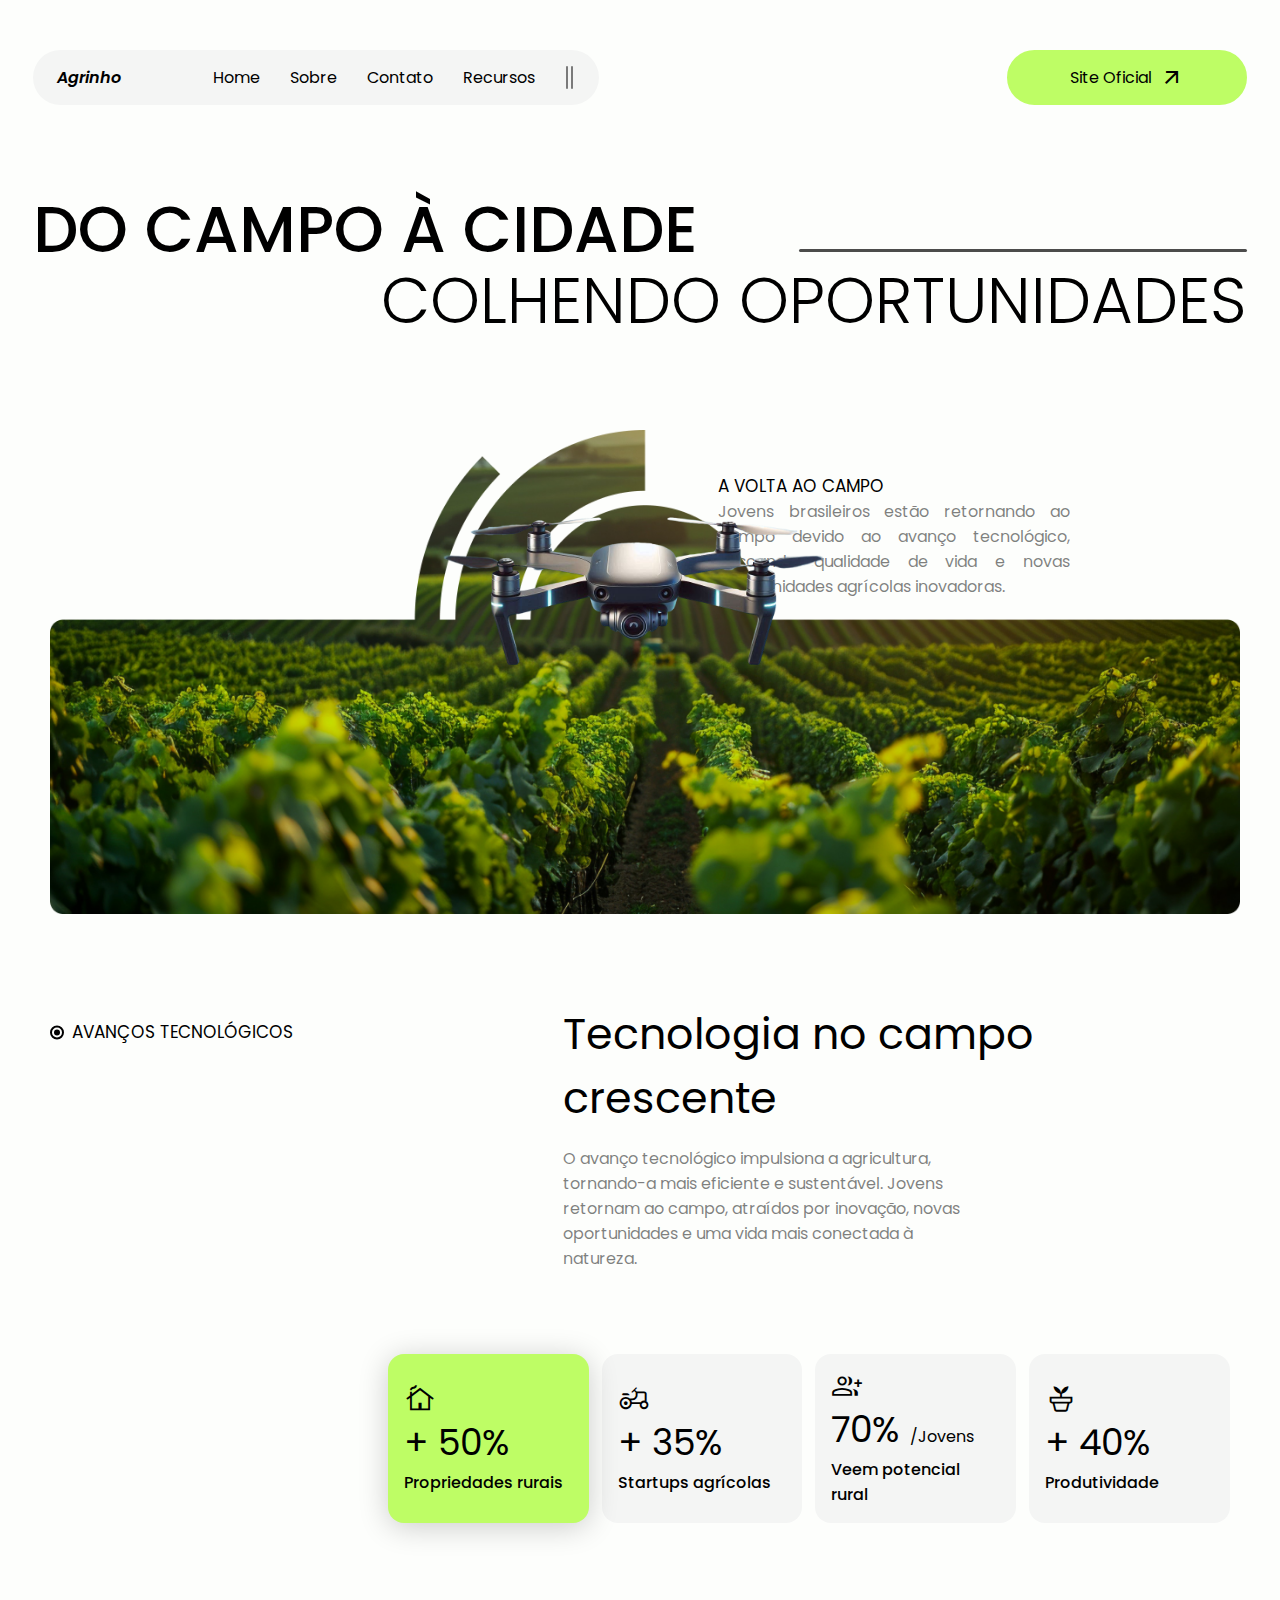
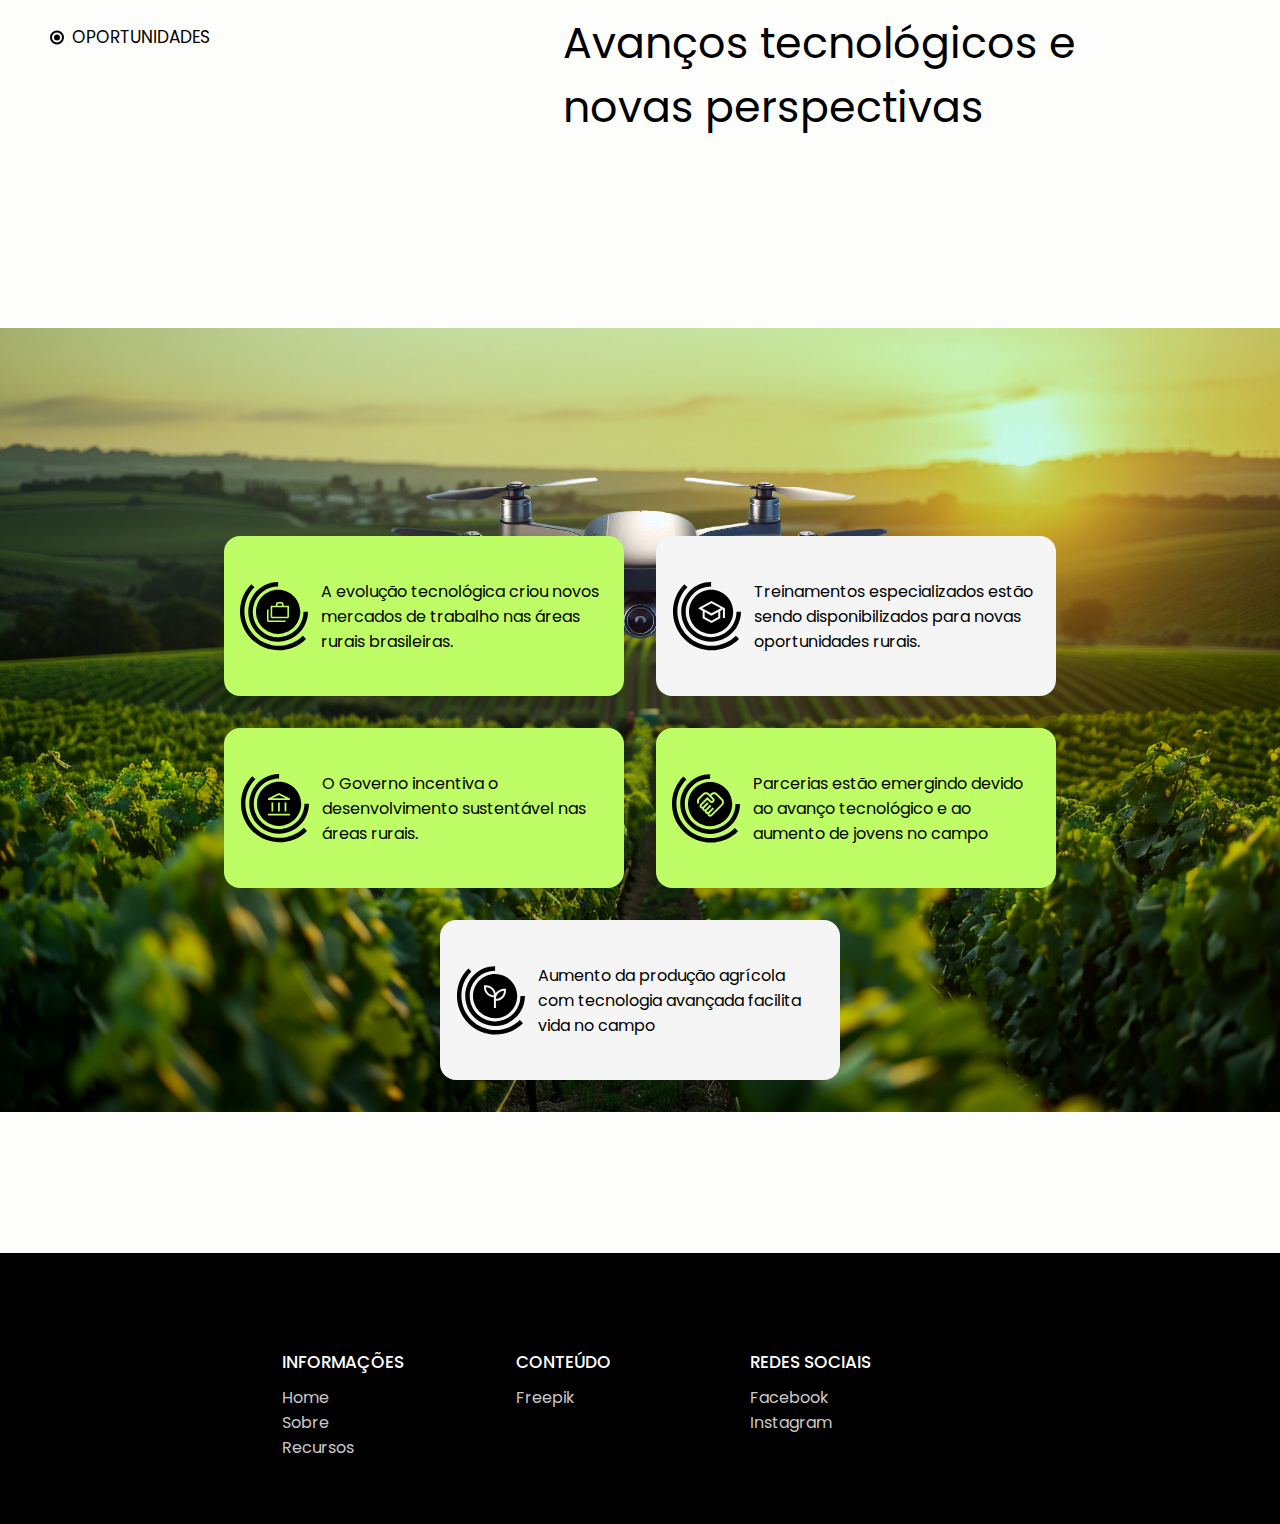
<file: index.html>
<!DOCTYPE html>
<html lang="pt-br">

<head>
    <meta charset="UTF-8">
    <meta name="viewport" content="width=device-width, initial-scale=1.0">
    <meta name="author" content="Felipe Ricardo">
    <meta name="keywords" content="agrinho,agrinho 2024,agrinho programação,agrinho programação 2024">
    <title>Agrinho Programação 2024</title>
    <link rel="shortcut icon" href="./img/logo.png" type="image/x-icon">
    <link rel="stylesheet" href="style/global.css">
    <link rel="stylesheet" href="style/index.css">
    <link rel="stylesheet"
        href="https://fonts.googleapis.com/css2?family=Material+Symbols+Outlined:opsz,wght,FILL,GRAD@20..48,100..700,0..1,-50..200" />
</head>

<body>
    <header>
        <input type="checkbox" id="resp">
        <label for="resp" id="check">
            <img src="./icons/icon_resp.svg" alt="" id="icon_Check">
        </label>
        <div>
            <p id="logo">Agrinho</p>
            <a href="./index.html">Home</a>
            <a href="./sobre.html">Sobre</a>
            <a href="#f">Contato</a>
            <a href="./recursos.html">Recursos</a>
            <div>
                <span></span>
                <span></span>
            </div>
        </div>
        <a href="https://www.sistemafaep.org.br/agrinho/" target="_blank">
            <div>
                <p>Site Oficial</p>
                <span class="material-symbols-outlined">
                    arrow_outward
                </span>
            </div>
        </a>
    </header>
    <section>
        <div id="titulo">
            <h1>do campo à cidade</h1>
            <h1>colhendo oportunidades</h1>
            <div></div>
        </div>
        <div id="a">
            <h3>a volta ao campo</h2>
                <p>Jovens brasileiros estão retornando ao campo devido ao avanço tecnológico, buscando qualidade de vida
                    e
                    novas oportunidades agrícolas inovadoras.</p>
        </div>
        <img src="./img/drone.png" alt="drone" id="drone">
        <div id="mask"></div>
    </section>
    <section>
        <div class="sub_titulo">
            <img src="./icons/icon_h3.svg" alt="">
            <h3>avanços tecnológicos</h3>
        </div>
        <div id="b">
            <h2>Tecnologia no campo crescente</h2>
            <p>O avanço tecnológico impulsiona a agricultura, tornando-a mais eficiente e sustentável. Jovens retornam
                ao campo, atraídos por inovação, novas oportunidades e uma vida mais conectada à natureza.</p>
        </div>
        <div id="cards_b">
            <div>
                <span class="material-symbols-outlined">
                    cottage
                </span>
                <p>+ 50%</p>
                <p>Propriedades rurais</p>
            </div>
            <div>
                <span class="material-symbols-outlined">
                    agriculture
                </span>
                <p>+ 35%</p>
                <p>Startups agrícolas</p>
            </div>
            <div>
                <span class="material-symbols-outlined">
                    group_add
                </span>
                <p>70% <span>/Jovens</span></p>
                <p>Veem potencial rural</p>
            </div>
            <div>
                <span class="material-symbols-outlined">
                    potted_plant
                </span>
                <p>+ 40%</p>
                <p>Produtividade</p>
            </div>
        </div>
    </section>
    <section>
        <div class="sub_titulo">
            <img src="./icons/icon_h3.svg" alt="">
            <h3>oportunidades</h3>
        </div>
        <h2>Avanços tecnológicos e novas perspectivas</h2>
        <img src="./img/drone.png" alt="drone" id="drone">
        <div id="c">
            <div>
                <img src="./icons/mala.svg" alt="">
                <p>A evolução tecnológica criou novos mercados de trabalho nas áreas rurais brasileiras.</p>
            </div>
            <div>
                <img src="./icons/educação.svg" alt="">
                <p>Treinamentos especializados estão sendo disponibilizados para novas oportunidades rurais.</p>
            </div>
            <div>
                <img src="./icons/governo.svg" alt="">
                <p>O Governo incentiva o desenvolvimento sustentável nas áreas rurais.</p>
            </div>
            <div>
                <img src="./icons/mãos.svg" alt="">
                <p>Parcerias estão emergindo devido ao avanço tecnológico e ao aumento de jovens no campo</p>
            </div>
            <div>
                <img src="./icons/planta.svg" alt="">
                <p>Aumento da produção agrícola com tecnologia avançada facilita vida no campo</p>
            </div>
        </div>
    </section>
    <footer id="f">
        <div>
            <p>Informações</p>
            <a href="./index.html">Home</a>
            <a href="./sobre.html">Sobre</a>
            <a href="./recursos.html">Recursos</a>
        </div>
        <div>
            <p>Conteúdo</p>
            <a href="https://www.freepik.com/">Freepik</a>
            <a href="#"></a>
            <a href="#"></a>
            <a href="#"></a>
        </div>
        <div>
            <p>Redes Sociais</p>
            <a href="https://www.facebook.com/share/AeBQpgsZFkZisN4E/?mibextid=qi2Omg">Facebook</a>
            <a href="https://www.instagram.com/colegiomarquesdecaravelas?igsh=cmU2ZGozNHVpMWRm">Instagram</a>
        </div>
    </footer>
</body>

</html>
</file>
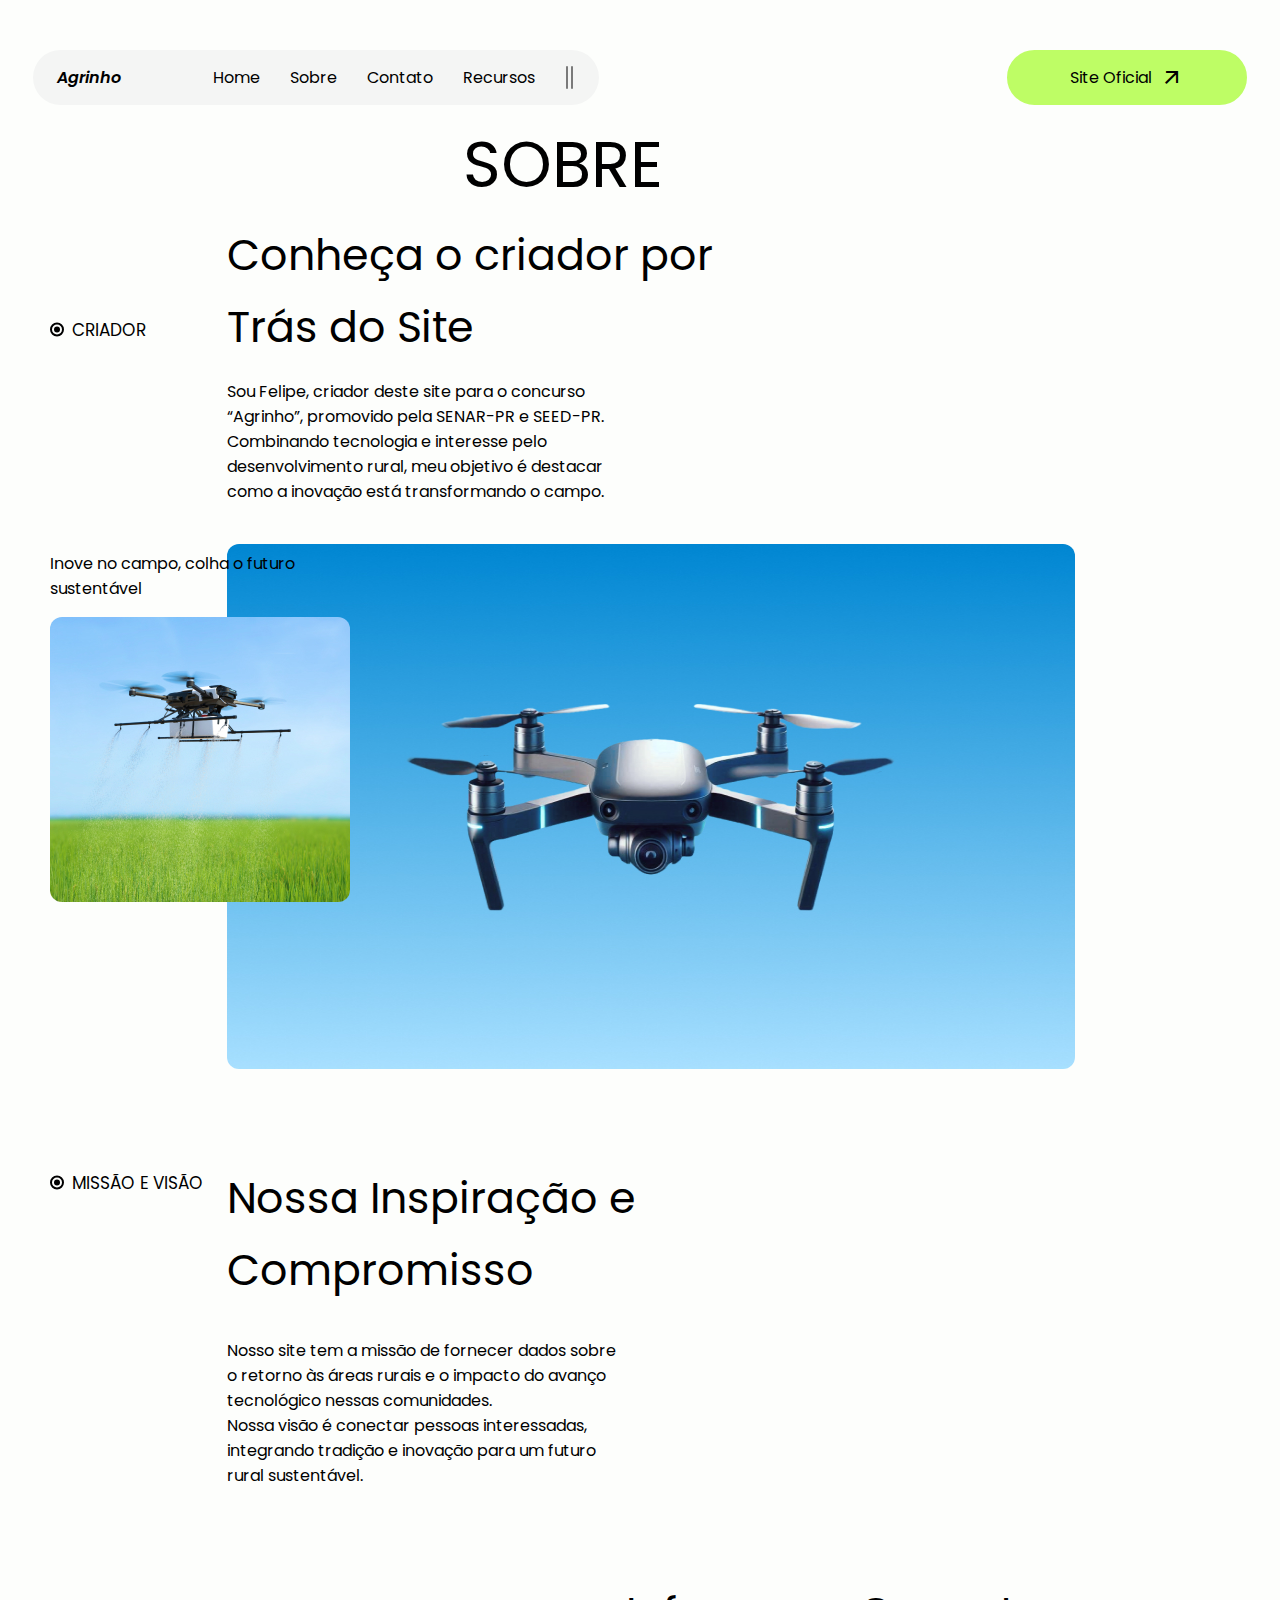
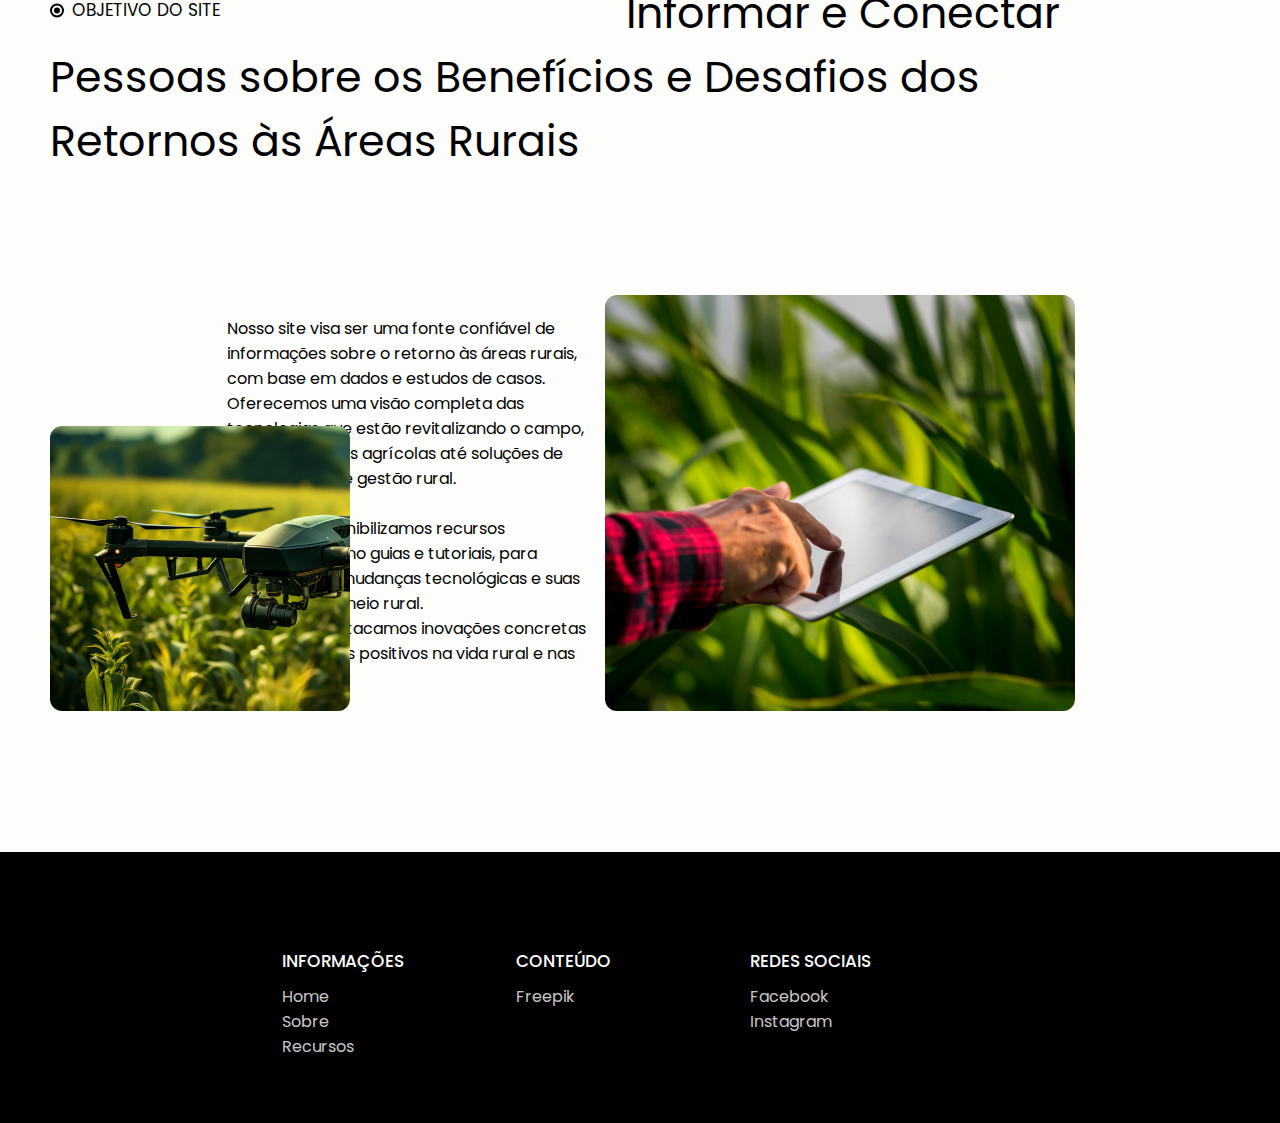
<file: sobre.html>
<!DOCTYPE html>
<html lang="pt-br">

<head>
    <meta charset="UTF-8">
    <meta name="viewport" content="width=device-width, initial-scale=1.0">
    <meta name="author" content="Felipe Ricardo">
    <meta name="keywords" content="agrinho,agrinho 2024,agrinho programação,agrinho programação 2024">
    <title>Agrinho Programação 2024</title>
    <link rel="shortcut icon" href="./img/logo.png" type="image/x-icon">
    <link rel="stylesheet" href="style/global.css">
    <link rel="stylesheet" href="style/sobre.css">
    <link rel="stylesheet"
        href="https://fonts.googleapis.com/css2?family=Material+Symbols+Outlined:opsz,wght,FILL,GRAD@20..48,100..700,0..1,-50..200" />
</head>

<body>
    <header>
        <input type="checkbox" id="resp">
        <label for="resp" id="check">
            <img src="./icons/icon_resp.svg" alt="" id="icon_Check">
        </label>
        <div>
            <p id="logo">Agrinho</p>
            <a href="./index.html">Home</a>
            <a href="./sobre.html">Sobre</a>
            <a href="#f">Contato</a>
            <a href="./recursos.html">Recursos</a>
            <div>
                <span></span>
                <span></span>
            </div>
        </div>
        <a href="https://www.sistemafaep.org.br/agrinho/" target="_blank">
            <div>
                <p>Site Oficial</p>
                <span class="material-symbols-outlined">
                    arrow_outward
                </span>
            </div>
        </a>
    </header>
    <section>
        <h1>Sobre</h1>
        <div class="sub_titulo">
            <img src="./icons/icon_h3.svg" alt="">
            <h3>criador</h3>
        </div>
        <div>
            <h2>Conheça o criador por Trás do Site</h2>
            <p> Sou Felipe, criador deste site para o concurso “Agrinho”, promovido pela SENAR-PR e SEED-PR. <br>
                Combinando tecnologia e interesse pelo desenvolvimento rural, meu objetivo é destacar como a inovação
                está transformando o campo.</p>
            <img src="./img/céu.jpg" alt="drone-no-céu" id="a">
        </div>
        <div>
            <p>Inove no campo, colha o futuro sustentável</p>
            <img src="./img/campo.jpg" alt="drone-irrigando" id="b">
        </div>
    </section>
    <section>
        <div class="sub_titulo">
            <img src="./icons/icon_h3.svg" alt="">
            <h3>missão e visão</h3>
        </div>
        <div>
            <h2>Nossa Inspiração e Compromisso</h2>
            <p> Nosso site tem a missão de fornecer dados sobre o retorno às áreas rurais e o impacto do avanço
                tecnológico nessas comunidades. <br>
                Nossa visão é conectar pessoas interessadas, integrando tradição e inovação para um futuro rural
                sustentável.</p>
        </div>
    </section>
    <section>
        <div class="sub_titulo">
            <img src="./icons/icon_h3.svg" alt="">
            <h3>objetivo do site</h3>
        </div>
        <h2>Informar e Conectar Pessoas sobre os Benefícios e Desafios dos Retornos às Áreas Rurais</h2>
        <div>
            <p> Nosso site visa ser uma fonte confiável de informações sobre o retorno às áreas rurais, com base em
                dados e estudos de casos. <br>
                Oferecemos uma visão completa das tecnologias que estão revitalizando o campo, desde inovações agrícolas
                até soluções de conectividade e gestão rural. <br><br>

                Também disponibilizamos recursos educativos, como guias e tutoriais, para esclarecer as mudanças
                tecnológicas e suas aplicações no meio rural. <br>
                Além disso, destacamos inovações concretas e seus impactos positivos na vida rural e nas comunidades.
            </p>
            <img src="./img/tablet_campo.jpg" alt="homem-usando-tablet-campo" id="c">
        </div>
        <img src="./img/drone_campo.jpg" alt="drone-no-campo" id="d">
    </section>
    <footer id="f">
        <div>
            <p>Informações</p>
            <a href="./index.html">Home</a>
            <a href="./sobre.html">Sobre</a>
            <a href="./recursos.html">Recursos</a>
        </div>
        <div>
            <p>Conteúdo</p>
            <a href="https://www.freepik.com/">Freepik</a>
            <a href="#"></a>
            <a href="#"></a>
            <a href="#"></a>
        </div>
        <div>
            <p>Redes Sociais</p>
            <a href="https://www.facebook.com/share/AeBQpgsZFkZisN4E/?mibextid=qi2Omg">Facebook</a>
            <a href="https://www.instagram.com/colegiomarquesdecaravelas?igsh=cmU2ZGozNHVpMWRm">Instagram</a>
        </div>
    </footer>
</body>

</html>
</file>
<file: style/global.css>
:root {
    --Verde: #BEFD65;
    --Branco_01: #FDFEFC;
    --Branco_02: #F4F5F4;
    --Branco_03: rgb(0, 0, 0, .5);
}

body,
header,
header div,
header:has(#resp:checked) div:nth-child(3),
footer div,
.sub_titulo {
    display: flex;
    justify-content: center;
    align-items: center;
}

html {
    scroll-behavior: smooth;
}

* {
    padding: 0;
    margin: 0;
    box-sizing: border-box;
    font-family: "Poppins";
    font-weight: 400;
    font-size: max(16px, 0.89vw);
    text-decoration: none;
    color: black;
}

@font-face {
    font-family: "Poppins";
    src: url(../fonts/Poppins-Light.ttf);
    font-weight: 300;
}

@font-face {
    font-family: "Poppins";
    src: url(../fonts/Poppins-Regular.ttf);
    font-weight: 400;
}

@font-face {
    font-family: "Poppins";
    src: url(../fonts/Poppins-Medium.ttf);
    font-weight: 500;
}

@font-face {
    font-family: "Poppins";
    src: url(../fonts/Poppins-SemiBoldItalic.ttf);
    font-style: italic;
    font-weight: 600;
}

body {
    min-height: 100vh;
    flex-flow: column;
    background: var(--Branco_01);
}

h2 {
    font-size: max(1.5rem, 3.34vw);
}

h3 {
    text-transform: uppercase;
    font-size: max(17px, 0.94vw);
}

header {
    position: absolute;
    top: 50px;
    width: 94.8%;
    flex-flow: row;
    justify-content: space-between;
    z-index: 2;
}

header div {
    flex-flow: row;
    background: #F4F5F4;
    border-radius: 50rem;
    padding: 0.94rem 1.5rem 0.94rem 1.5rem;
}

header div p#logo {
    font-weight: 600;
    font-style: italic;
    text-align: center;
    margin-right: min(6vw, 6.5rem);
}

header div a {
    text-decoration: none;
    text-align: center;
    margin: 0 0.94rem 0 0.94rem;
}

header div a:hover {
    text-decoration: underline;
}

header div div {
    height: 23px;
    padding: 0;
    margin-left: 0.94rem;
}

header div div span {
    padding: 1px;
    height: 100%;
    margin: 0 2px 0 1px;
    border-radius: 5rem;
    background: var(--Branco_03);
}

header a div {
    background: var(--Verde);
    border: 2px solid var(--Verde);
    padding: 0.8rem 1.5rem 0.8rem 1.5rem;
    width: 15rem;
    transition: 0.3s;
    display: flex;
}

header a div p {
    margin-right: 0.5rem;
}

header a div:hover {
    background: none;
}

header #resp {
    display: none;
}

header #check {
    display: none;
    position: absolute;
    right: 5px;
    top: -1rem;
    cursor: pointer;
}

header:has(#resp:checked) div:nth-child(3) {
    flex-flow: column;
    width: 97.39%;
    border-radius: 1rem;
    position: relative;
    left: 5px;
    z-index: 1;
}

footer {
    display: grid;
    grid-template-columns: repeat(4, 1fr);
    grid-template-rows: repeat(1, 1fr);
    grid-gap: 5rem;
    width: 100%;
    padding: 6rem clamp(6.25rem, 11vw, 12.5rem) 4rem clamp(12.5rem, 22vw, 25rem);
    margin-top: clamp(6.25rem, 11vw, 12.5rem);
    background: black;
}

footer div {
    flex-flow: column;
    justify-content: start;
    align-items: start;
}

footer div a {
    color: rgba(255, 255, 255, 0.8);
}

footer div a:hover {
    text-decoration: underline;
}

footer div p {
    font-weight: 500;
    margin-bottom: 10px;
    font-size: max(17px, 0.94vw);
    text-transform: uppercase;
    color: white;
}

.sub_titulo {
    flex-flow: row;
    width: -moz-max-content;
    width: max-content;
}

.sub_titulo h3 {
    margin-left: 0.5rem;
}

@media (width < 860px) {
    header div {
        display: none;
    }

    header div p#logo {
        margin-right: 0;
        margin-bottom: 2rem;
    }

    header #check {
        display: flex;
    }
}

@media (width < 415px) {
    header a div {
        width: 97.39%;
        position: absolute;
        top: 42.55rem;
        left: 5px;
    }

    footer div {
        display: flex;
        justify-content: center;
        align-items: center;
        flex-flow: column;
    }

    footer {
        display: grid;
        grid-template-columns: repeat(1, 1fr);
        grid-template-rows: repeat(3, 1fr);
        padding: 5rem 1rem 8rem 1rem;
        grid-gap: 0;
    }
}
</file>
<file: style/index.css>
:root {
  --Verde: #BEFD65;
  --Branco_01: #FDFEFC;
  --Branco_02: #F4F5F4;
  --Branco_03: rgb(0, 0, 0, .5);
}

section:nth-child(3) #cards_b div,
section:nth-child(4) #c,
section:nth-child(4) #c div {
  display: flex;
  justify-content: center;
  align-items: center;
}

.sub_titulo {
  position: absolute;
  top: 0;
  left: clamp(15px, 6vw, 50px);
}

section {
  width: 100%;
  padding: 0 clamp(15px, 6vw, 50px) 0 clamp(15px, 6vw, 50px);
  margin-top: clamp(50px, 7.9vw, 150px);
  align-self: flex-start;
  position: relative;
}

section:nth-child(2) {
  margin-top: 150px;
  height: clamp(45rem, 60vw, 63.5rem);
}

section:nth-child(2) #titulo {
  position: absolute;
  top: 2rem;
  left: 0;
  width: 100%;
  padding: 0 max(15px, 2.61vw) 0 max(15px, 2.61vw);
}

section:nth-child(2) #titulo h1 {
  font-size: max(2rem, 5vw);
  text-transform: uppercase;
  font-weight: 500;
  position: relative;
}

section:nth-child(2) #titulo h1:nth-child(2) {
  font-weight: 300;
  top: -1.5rem;
  text-align: end;
  width: 100%;
}

section:nth-child(2) #titulo div {
  background: rgba(0, 0, 0, 0.7);
  height: 3px;
  border-radius: 5rem;
  width: max(158px, 35vw);
  position: absolute;
  top: 4.2rem;
  right: max(15px, 2.61vw);
}

section:nth-child(2) #a {
  position: absolute;
  width: min(91.5%, 22rem);
  right: max(15px, 16.41vw);
  top: 20.2rem;
}

section:nth-child(2) #a p {
  color: rgba(0, 0, 0, 0.5);
  text-align: justify;
}

section:nth-child(2) #drone {
  position: absolute;
  z-index: 2;
  left: calc((100vw - 32%) / 2);
  bottom: clamp(7.1rem, 8vw, 8.6rem);
  width: 31%;
}

section:nth-child(2) #mask {
  width: calc(100vw - clamp(45px, 7vw, 115px));
  height: clamp(16.5rem, 40vw, 44.3rem);
  background: url(../img/Mask.png) no-repeat;
  background-size: contain;
  position: absolute;
  z-index: 1;
  left: clamp(15px, 4vw, 50px);
  bottom: -1.5rem;
}

section:nth-child(3) {
  height: 31.5rem;
}

section:nth-child(3) #b {
  width: 35rem;
  position: absolute;
  top: -1.1rem;
  left: 35.2rem;
}

section:nth-child(3) #b p {
  color: rgba(0, 0, 0, 0.5);
  width: 26rem;
  margin-top: 1rem;
}

section:nth-child(3) #cards_b {
  display: grid;
  grid-template-columns: repeat(4, 1fr);
  grid-template-rows: repeat(1, 1fr);
  position: absolute;
  grid-gap: 0.8rem;
  bottom: 0;
  width: 65.8%;
  right: clamp(15px, 6vw, 50px);
}

section:nth-child(3) #cards_b div {
  flex-flow: column;
  align-items: start;
  background: #F4F5F4;
  border-radius: 1rem;
  padding: 1rem;
  transition: 0.3s;
  cursor: default;
}

section:nth-child(3) #cards_b div:nth-child(1) {
  background: #BEFD65;
  box-shadow: rgba(0, 0, 0, 0.2) 0 4px 30px;
  z-index: 1;
}

section:nth-child(3) #cards_b div:hover {
  background: #BEFD65;
  box-shadow: rgba(0, 0, 0, 0.2) 0 4px 30px;
  z-index: 1;
}

section:nth-child(3) #cards_b div .material-symbols-outlined {
  font-size: 2rem;
  font-weight: 300;
}

section:nth-child(3) #cards_b div p:nth-child(2) {
  font-size: max(2.25rem, 2.09vw);
}

section:nth-child(3) #cards_b div p:nth-child(3) {
  font-weight: 500;
}

section:nth-child(3) #cards_b:has(div:hover) div:not(div:hover) {
  background: #F4F5F4;
  box-shadow: none;
}

section:nth-child(4) {
  height: 68rem;
}

section:nth-child(4) h2 {
  width: max(20.625rem, 41.7vw);
  position: absolute;
  top: -0.8rem;
  left: 35.2rem;
}

section:nth-child(4) #drone {
  position: absolute;
  bottom: 16rem;
  z-index: 1;
  left: calc((100vw - max(19.68rem, 40.84vw)) / 2);
  width: max(19.68rem, 40.84vw);
}

section:nth-child(4) #c {
  flex-flow: row wrap;
  background: url(../img/nature.jpg) center no-repeat;
  background-size: cover;
  width: 100%;
  position: absolute;
  left: 0;
  bottom: 0;
  padding: clamp(7rem, 15vw, 15.625rem) 5rem 1rem 5rem;
}

section:nth-child(4) #c div {
  flex-flow: row;
  justify-content: space-between;
  background: #F4F5F4;
  width: 25rem;
  border-radius: 1rem;
  padding: 1rem;
  height: 10rem;
  margin: 1rem;
  transition: 0.3s;
  z-index: 1;
  cursor: default;
}

section:nth-child(4) #c div p {
  margin-left: 0.8rem;
}

section:nth-child(4) #c div:nth-child(1),
section:nth-child(4) #c div:nth-child(3),
section:nth-child(4) #c div:nth-child(4) {
  background: #BEFD65;
  box-shadow: rgba(0, 0, 0, 0.2) 0 4px 30px;
}

section:nth-child(4) #c div:hover {
  background: #BEFD65;
  box-shadow: rgba(0, 0, 0, 0.2) 0 4px 30px;
}

section:nth-child(4) #c:has(div:hover) div:not(div:hover) {
  background: #F4F5F4;
  box-shadow: none;
}

@media (width < 900px) {
  section:nth-child(2) #titulo h1:nth-child(2) {
    top: -5px;
  }

  section:nth-child(2) #a {
    top: 15rem;
    right: 15px;
  }
}

@media (width < 415px) {
  section {
    padding: 0 15px 0 15px;
  }

  section:nth-child(2) #titulo h1 {
    width: 80%;
  }

  section:nth-child(2) #drone {
    left: 19%;
    width: 62%;
  }

  section:nth-child(2) #mask {
    background: url(../img/Mask_Mobile.png) no-repeat center;
    background-size: contain;
    bottom: 4rem;
  }

  section:nth-child(2) {
    margin-top: 4rem;
  }

  section:nth-child(3) {
    height: 57rem;
  }

  section:nth-child(3) #b {
    width: 91.5%;
    left: 15px;
    top: 2.5rem;
  }

  section:nth-child(3) #b p {
    width: 100%;
  }

  section:nth-child(3) #cards_b {
    display: grid;
    grid-template-columns: repeat(1, 1fr);
    grid-template-rows: repeat(4, 1fr);
    width: calc(100vw - 45px);
    right: 15px;
  }

  section:nth-child(4) {
    height: 72.5rem;
  }

  section:nth-child(4) h2 {
    left: 15px;
    top: 2.5rem;
  }

  section:nth-child(4) #drone {
    left: 30px;
    top: 5rem;
  }

  section:nth-child(4) #c {
    padding: 7rem 0 1rem 0;
  }

  section:nth-child(4) #c div {
    width: 100%;
    height: 9rem;
    margin: 8.5px 15px 8.5px 15px;
  }
}
</file>
<file: style/sobre.css>
:root {
  --Verde: #BEFD65;
  --Branco_01: #FDFEFC;
  --Branco_02: #F4F5F4;
  --Branco_03: rgb(0, 0, 0, .5);
}

section:nth-child(2) div:has(h2),
section:nth-child(4) div:has(#c) {
  display: flex;
  justify-content: center;
  align-items: center;
}

section {
  width: 84%;
  padding: 0 0 0 clamp(15px, 6vw, 50px);
  margin-top: clamp(50px, 7.9vw, 150px);
  align-self: flex-start;
  position: relative;
}

section div:has(h2) {
  width: min(100%, 42rem);
}

section div:has(h2) h2 {
  line-height: 4.5rem;
  margin-bottom: 2rem;
}

section p {
  width: min(24.5rem, 100%);
}

section #b,
section #d {
  width: min(100%, 300px);
  height: 285px;
  border-radius: 0.75rem;
}

section:nth-child(2) {
  height: clamp(59rem, 53vw, 62rem);
  margin-top: clamp(7.8rem, 8.35vw, 10rem);
}

section:nth-child(2) div:has(h2) {
  flex-flow: column;
  align-items: start;
  position: absolute;
  right: 0;
  bottom: 0;
  width: min(100%, 53rem);
}

section:nth-child(2) div:has(h2) h2 {
  width: min(100%, 36rem);
  margin-bottom: 1rem;
}

section:nth-child(2) div:has(h2) #a {
  width: min(100%, 921px);
  height: 525px;
  margin-top: 2.5rem;
  border-radius: 0.75rem;
}

section:nth-child(2) h1 {
  font-size: max(2rem, 5vw);
  text-transform: uppercase;
  position: absolute;
  left: 36.2vw;
  top: -0.5rem;
}

section:nth-child(2) .sub_titulo {
  position: absolute;
  top: 12rem;
}

section:nth-child(2) div:has(#b) {
  position: absolute;
  bottom: 10rem;
  width: min(100%, 300px);
}

section:nth-child(2) div:has(#b) p {
  margin-bottom: 1rem;
}

section:nth-child(3) {
  height: 20.375rem;
}

section:nth-child(3) div:has(h2) {
  position: absolute;
  right: 11rem;
  top: -0.5rem;
}

section:nth-child(4) {
  height: 44.625rem;
}

section:nth-child(4) p {
  width: min(22.9rem, 100%);
}

section:nth-child(4) h2 {
  text-indent: 36rem;
  position: absolute;
  top: -1rem;
}

section:nth-child(4) div:has(#c) {
  flex-flow: row;
  justify-content: space-between;
  width: min(100%, 53rem);
  margin-top: 5.5rem;
  position: absolute;
  right: 0;
  bottom: 0;
}

section:nth-child(4) div:has(#c) #c {
  width: min(100%, 470px);
  height: 416px;
  border-radius: 0.75rem;
}

section:nth-child(4) #d {
  position: absolute;
  bottom: 0;
}

@media (width < 415px) {
  header a div {
    display: none;
    width: 97.39%;
    position: absolute;
    top: 42.55rem;
    left: 5px;
  }

  section {
    width: 100%;
    padding: 0 15px 0 15px;
  }

  section div:has(h2) h2 {
    line-height: normal;
    margin-bottom: 0.5rem;
  }

  section:nth-child(2) div:has(h2) {
    position: relative;
    top: 5.3rem;
    left: 0;
  }

  section:nth-child(2) div:has(h2) h2 {
    margin-bottom: 0.5rem;
  }

  section:nth-child(2) div:has(h2) #a {
    margin-top: 1.5rem;
    height: 12.5rem;
  }

  section:nth-child(2) h1 {
    font-weight: 500;
    left: 15px;
  }

  section:nth-child(2) .sub_titulo {
    top: 3.5rem;
  }

  section:nth-child(2) div:has(#b) {
    bottom: 0;
    left: calc((100vw - min(100%, 300px)) / 2.5);
  }

  section:nth-child(3) div:has(h2) {
    position: relative;
    left: 0;
    top: 0;
  }

  section:nth-child(3) {
    height: auto;
  }

  section:nth-child(4) h2 {
    position: relative;
    top: 0;
    width: 100%;
    text-indent: 0;
  }

  section:nth-child(4) div:has(#c) {
    display: flex;
    justify-content: center;
    align-items: center;
    flex-flow: column-reverse;
    position: relative;
    margin-top: 0;
  }

  section:nth-child(4) div:has(#c) #c {
    height: 18.25rem;
    margin-top: 1rem;
    margin-bottom: 1rem;
  }

  section:nth-child(4) #d {
    margin-top: 1rem;
    position: relative;
    left: calc((100vw - min(100%, 300px)) / 2 - clamp(15px, 6vw, 50px));
  }

  section:nth-child(4) {
    height: auto;
  }
}
</file>
